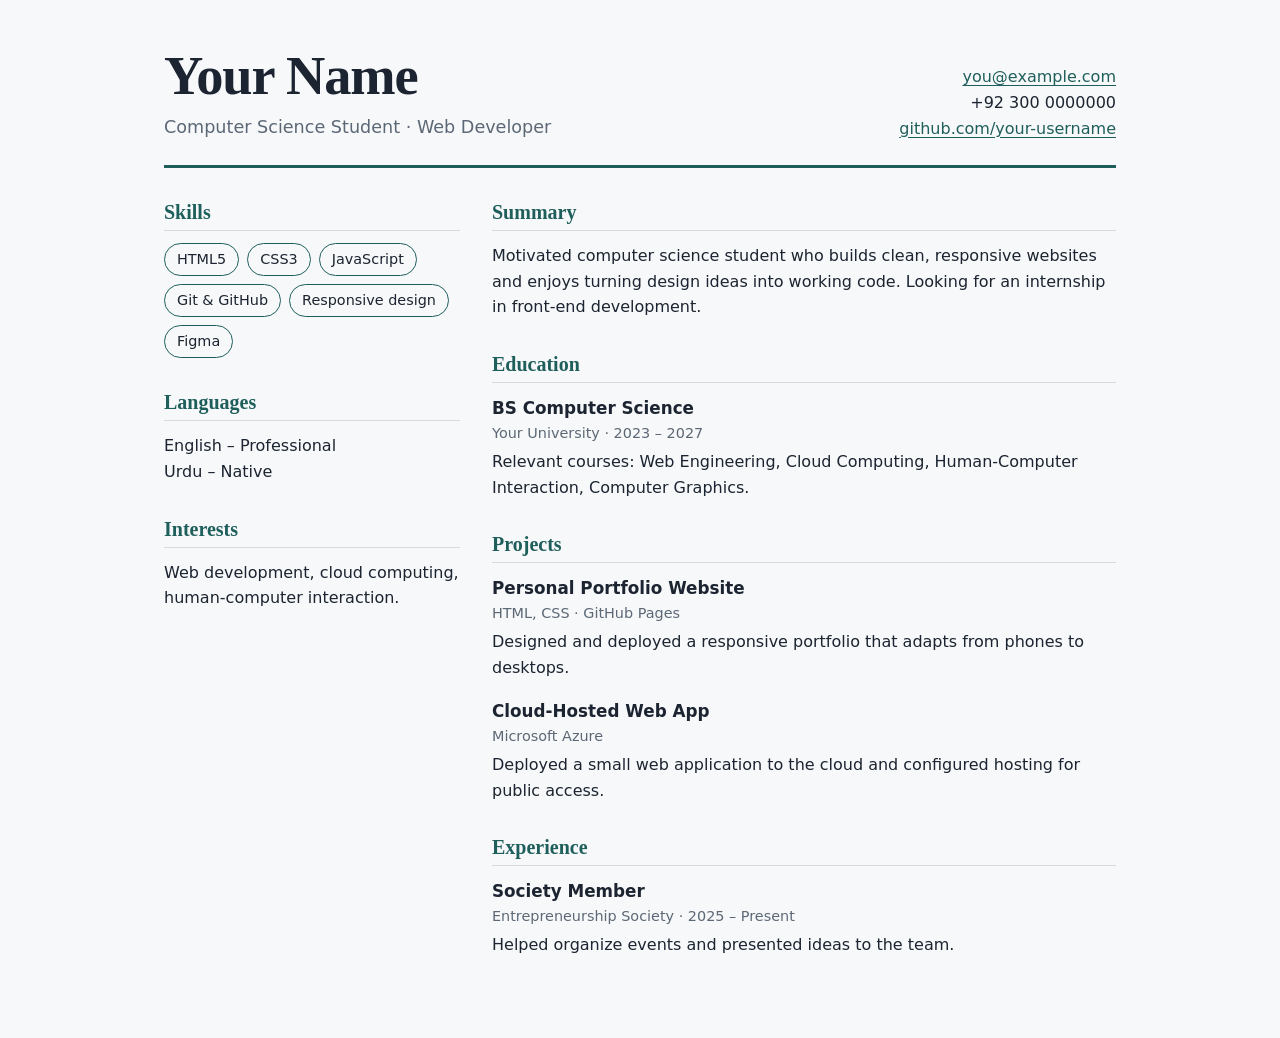
<file: Lab4/index.html>
<!DOCTYPE html>
<html lang="en">
<head>
  <meta charset="UTF-8">
  <meta name="viewport" content="width=device-width, initial-scale=1">
  <title>Your Name – Resume</title>
  <link rel="stylesheet" href="style.css">
</head>
<body>
  <main class="page">

    <header class="row header">
      <div class="col-8 col-m-12">
        <h1>Your Name</h1>
        <p class="role">Computer Science Student · Web Developer</p>
      </div>
      <div class="col-4 col-m-12 contact">
        <p><a href="mailto:you@example.com">you@example.com</a></p>
        <p>+92 300 0000000</p>
        <p><a href="https://github.com/your-username">github.com/your-username</a></p>
      </div>
    </header>

    <div class="row">
      <aside class="col-4 col-m-12">
        <section>
          <h2>Skills</h2>
          <ul class="tags">
            <li>HTML5</li><li>CSS3</li><li>JavaScript</li>
            <li>Git &amp; GitHub</li><li>Responsive design</li><li>Figma</li>
          </ul>
        </section>

        <section>
          <h2>Languages</h2>
          <p>English – Professional<br>Urdu – Native</p>
        </section>

        <section>
          <h2>Interests</h2>
          <p>Web development, cloud computing, human-computer interaction.</p>
        </section>
      </aside>

      <div class="col-8 col-m-12">
        <section>
          <h2>Summary</h2>
          <p>Motivated computer science student who builds clean, responsive websites and enjoys turning design ideas into working code. Looking for an internship in front-end development.</p>
        </section>

        <section>
          <h2>Education</h2>
          <article>
            <h3>BS Computer Science</h3>
            <p class="meta">Your University · 2023 – 2027</p>
            <p>Relevant courses: Web Engineering, Cloud Computing, Human-Computer Interaction, Computer Graphics.</p>
          </article>
        </section>

        <section>
          <h2>Projects</h2>
          <article>
            <h3>Personal Portfolio Website</h3>
            <p class="meta">HTML, CSS · GitHub Pages</p>
            <p>Designed and deployed a responsive portfolio that adapts from phones to desktops.</p>
          </article>
          <article>
            <h3>Cloud-Hosted Web App</h3>
            <p class="meta">Microsoft Azure</p>
            <p>Deployed a small web application to the cloud and configured hosting for public access.</p>
          </article>
        </section>

        <section>
          <h2>Experience</h2>
          <article>
            <h3>Society Member</h3>
            <p class="meta">Entrepreneurship Society · 2025 – Present</p>
            <p>Helped organize events and presented ideas to the team.</p>
          </article>
        </section>
      </div>
    </div>

  </main>
</body>
</html>
</file>
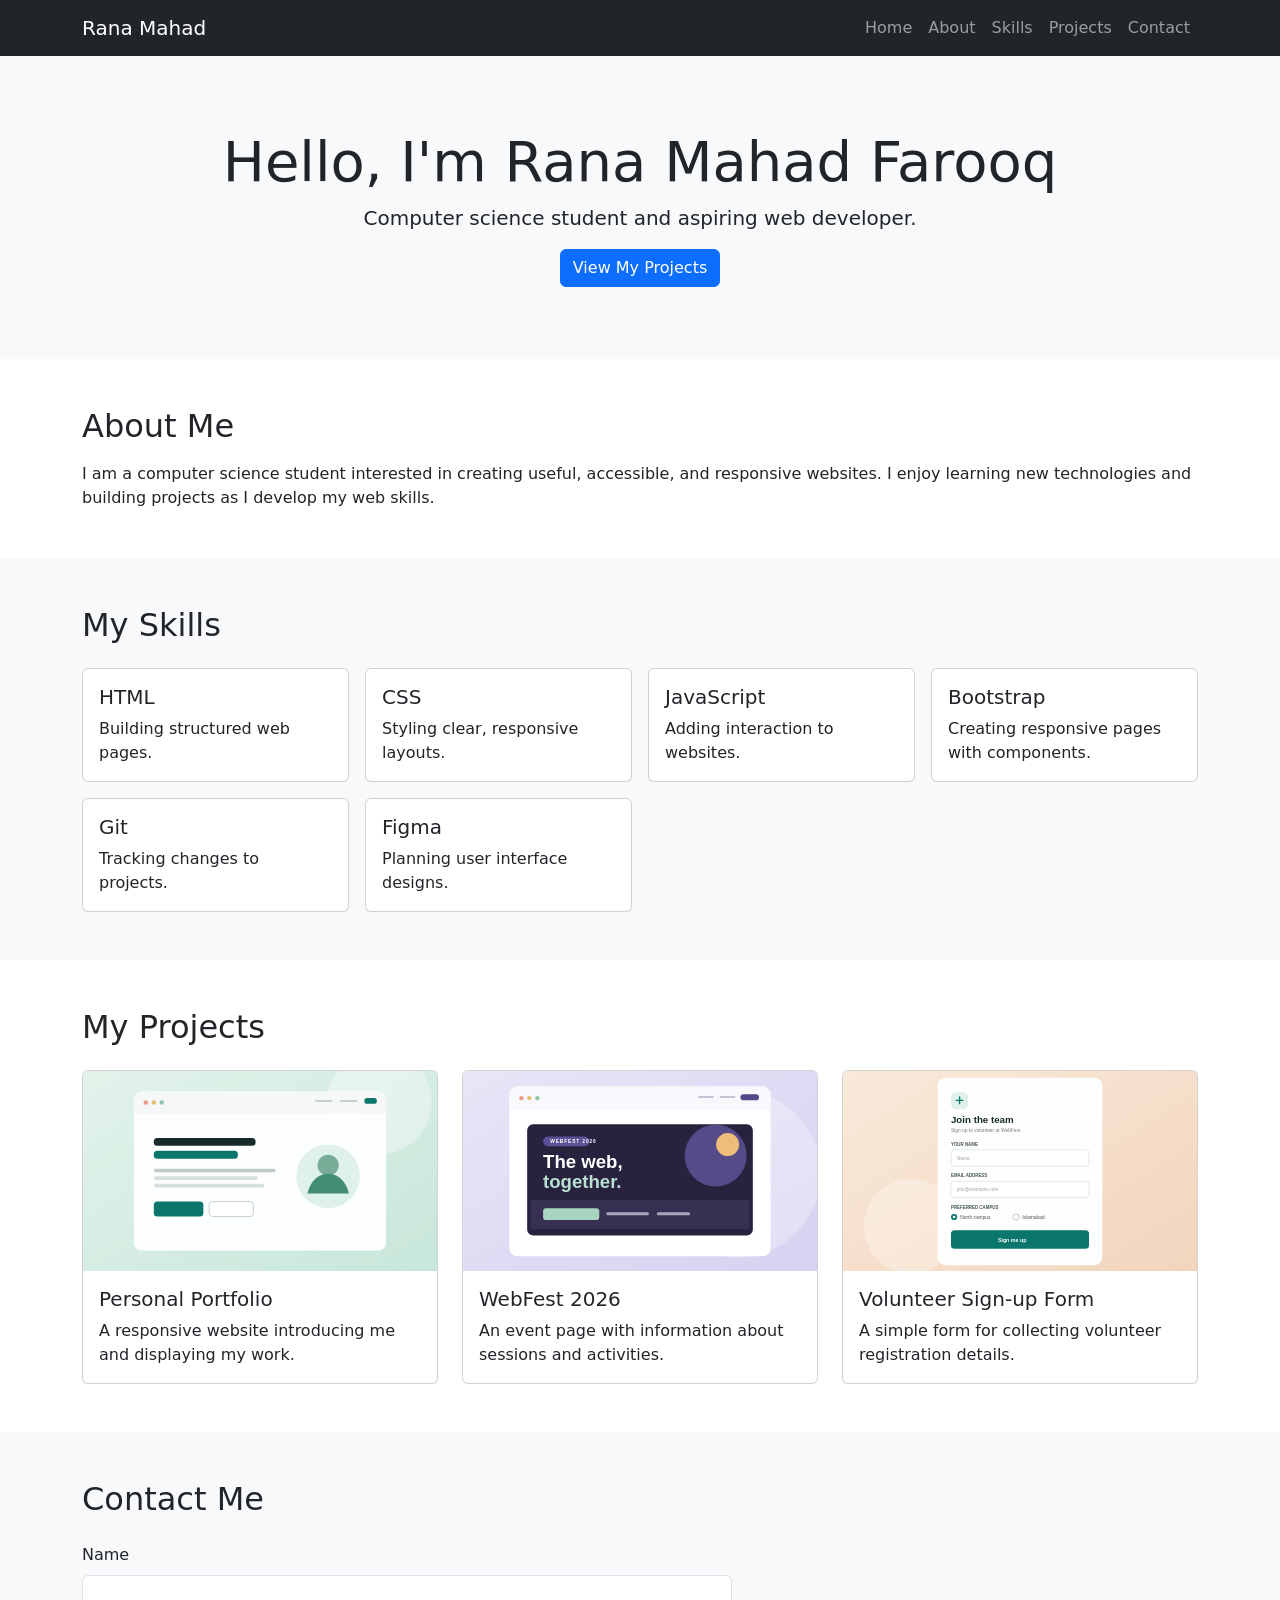
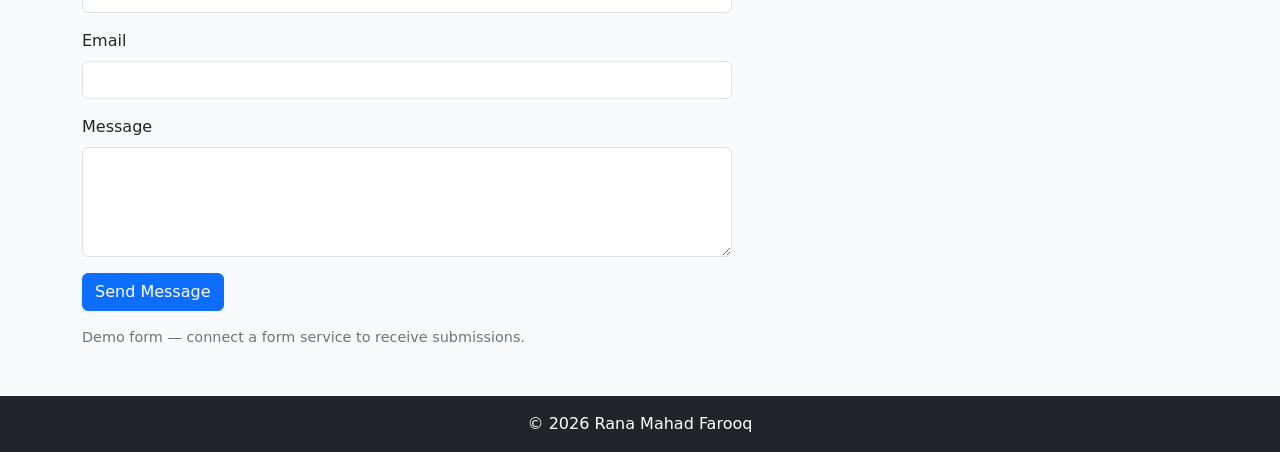
<file: Lab6/index.html>
<!doctype html>
<html lang="en">
<head>
  <meta charset="utf-8">
  <meta name="viewport" content="width=device-width, initial-scale=1">
  <title>Rana Mahad Farooq | Portfolio</title>
  <link href="https://cdn.jsdelivr.net/npm/bootstrap@5.3.3/dist/css/bootstrap.min.css" rel="stylesheet">
  <link rel="stylesheet" href="style.css">
</head>
<body>
  <nav class="navbar navbar-expand-lg navbar-dark bg-dark">
    <div class="container">
      <a class="navbar-brand" href="#home">Rana Mahad</a>
      <button class="navbar-toggler" type="button" data-bs-toggle="collapse" data-bs-target="#mainNav"
        aria-controls="mainNav" aria-expanded="false" aria-label="Toggle navigation">
        <span class="navbar-toggler-icon"></span>
      </button>
      <div class="collapse navbar-collapse" id="mainNav">
        <ul class="navbar-nav ms-auto">
          <li class="nav-item"><a class="nav-link" href="#home">Home</a></li>
          <li class="nav-item"><a class="nav-link" href="#about">About</a></li>
          <li class="nav-item"><a class="nav-link" href="#skills">Skills</a></li>
          <li class="nav-item"><a class="nav-link" href="#projects">Projects</a></li>
          <li class="nav-item"><a class="nav-link" href="#contact">Contact</a></li>
        </ul>
      </div>
    </div>
  </nav>

  <header class="py-5 bg-light text-center" id="home">
    <div class="container py-4">
      <h1 class="display-4">Hello, I'm Rana Mahad Farooq</h1>
      <p class="lead">Computer science student and aspiring web developer.</p>
      <a class="btn btn-primary" href="#projects">View My Projects</a>
    </div>
  </header>

  <main>
    <section class="py-5" id="about">
      <div class="container">
        <h2 class="mb-3">About Me</h2>
        <p class="mb-0">I am a computer science student interested in creating useful, accessible, and responsive websites. I enjoy learning new technologies and building projects as I develop my web skills.</p>
      </div>
    </section>

    <section class="py-5 bg-light" id="skills">
      <div class="container">
        <h2 class="mb-4">My Skills</h2>
        <div class="row g-3">
          <div class="col-6 col-md-4 col-lg-3"><div class="card h-100"><div class="card-body"><h3 class="h5 card-title">HTML</h3><p class="card-text">Building structured web pages.</p></div></div></div>
          <div class="col-6 col-md-4 col-lg-3"><div class="card h-100"><div class="card-body"><h3 class="h5 card-title">CSS</h3><p class="card-text">Styling clear, responsive layouts.</p></div></div></div>
          <div class="col-6 col-md-4 col-lg-3"><div class="card h-100"><div class="card-body"><h3 class="h5 card-title">JavaScript</h3><p class="card-text">Adding interaction to websites.</p></div></div></div>
          <div class="col-6 col-md-4 col-lg-3"><div class="card h-100"><div class="card-body"><h3 class="h5 card-title">Bootstrap</h3><p class="card-text">Creating responsive pages with components.</p></div></div></div>
          <div class="col-6 col-md-4 col-lg-3"><div class="card h-100"><div class="card-body"><h3 class="h5 card-title">Git</h3><p class="card-text">Tracking changes to projects.</p></div></div></div>
          <div class="col-6 col-md-4 col-lg-3"><div class="card h-100"><div class="card-body"><h3 class="h5 card-title">Figma</h3><p class="card-text">Planning user interface designs.</p></div></div></div>
        </div>
      </div>
    </section>

    <section class="py-5" id="projects">
      <div class="container">
        <h2 class="mb-4">My Projects</h2>
        <div class="row g-4">
          <div class="col-md-6 col-lg-4">
            <article class="card h-100">
              <img src="images/portfolio-preview.svg" class="card-img-top project-image" alt="Preview of a personal portfolio website">
              <div class="card-body">
                <h3 class="h5 card-title">Personal Portfolio</h3>
                <p class="card-text">A responsive website introducing me and displaying my work.</p>
              </div>
            </article>
          </div>
          <div class="col-md-6 col-lg-4">
            <article class="card h-100">
              <img src="images/webfest-preview.svg" class="card-img-top project-image" alt="Preview of a WebFest event page">
              <div class="card-body">
                <h3 class="h5 card-title">WebFest 2026</h3>
                <p class="card-text">An event page with information about sessions and activities.</p>
              </div>
            </article>
          </div>
          <div class="col-md-6 col-lg-4">
            <article class="card h-100">
              <img src="images/form-preview.svg" class="card-img-top project-image" alt="Preview of a volunteer sign-up form">
              <div class="card-body">
                <h3 class="h5 card-title">Volunteer Sign-up Form</h3>
                <p class="card-text">A simple form for collecting volunteer registration details.</p>
              </div>
            </article>
          </div>
        </div>
      </div>
    </section>

    <section class="py-5 bg-light" id="contact">
      <div class="container">
        <h2 class="mb-4">Contact Me</h2>
        <form action="#" method="post" class="contact-form">
          <div class="mb-3">
            <label for="name" class="form-label">Name</label>
            <input type="text" class="form-control" id="name" name="name" required>
          </div>
          <div class="mb-3">
            <label for="email" class="form-label">Email</label>
            <input type="email" class="form-control" id="email" name="email" required>
          </div>
          <div class="mb-3">
            <label for="message" class="form-label">Message</label>
            <textarea class="form-control" id="message" name="message" rows="4" required></textarea>
          </div>
          <button type="submit" class="btn btn-primary">Send Message</button>
        </form>
        <p class="form-note mt-3 mb-0">Demo form — connect a form service to receive submissions.</p>
      </div>
    </section>
  </main>

  <footer class="bg-dark text-white text-center py-3">
    <p class="mb-0">&copy; 2026 Rana Mahad Farooq</p>
  </footer>

  <script src="https://cdn.jsdelivr.net/npm/bootstrap@5.3.3/dist/js/bootstrap.bundle.min.js"></script>
</body>
</html>
</file>
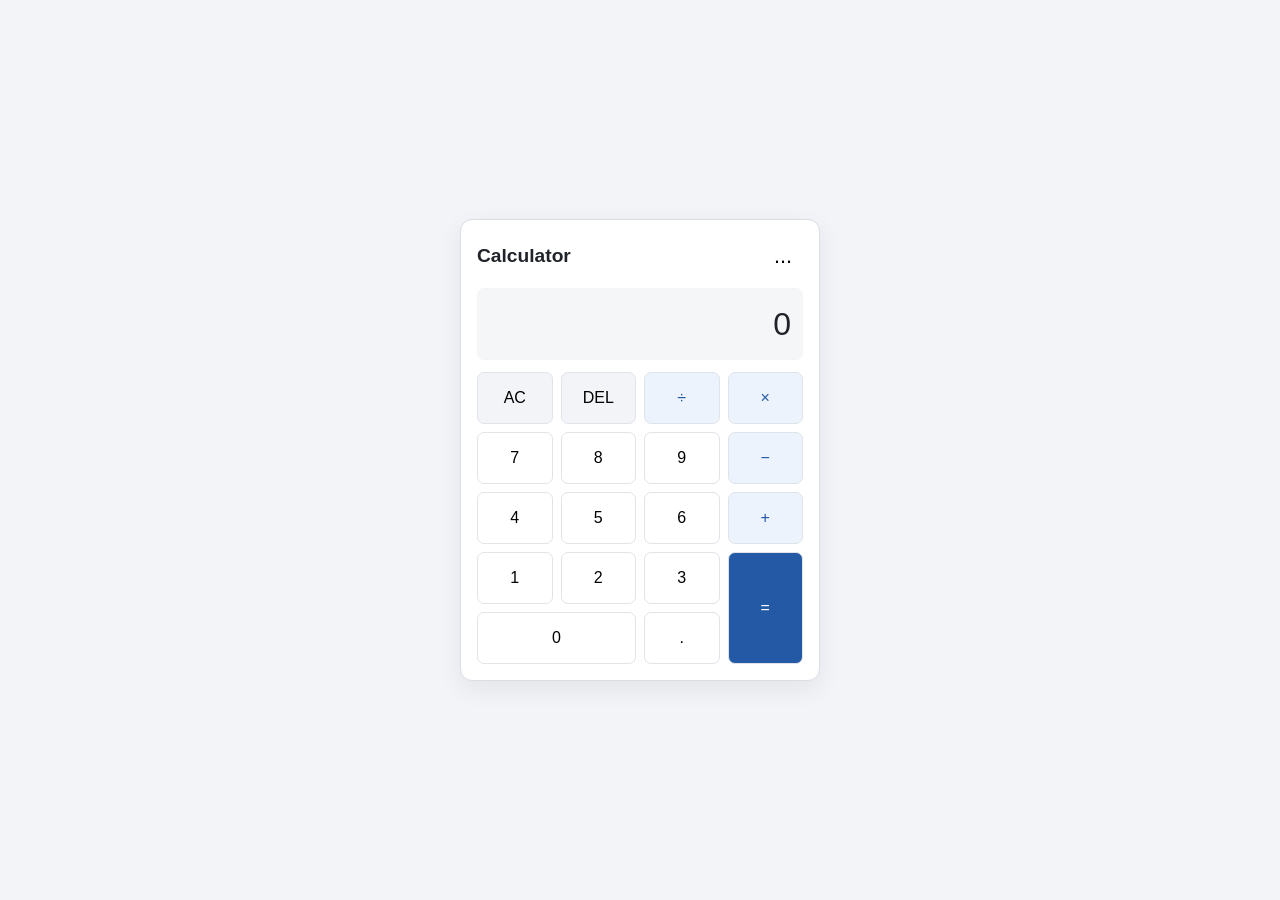
<file: MahadLab7/index.html>
<!doctype html>
<html lang="en">
<head>
  <meta charset="utf-8">
  <meta name="viewport" content="width=device-width, initial-scale=1">
  <title>Web Calculator</title>
  <link rel="stylesheet" href="style.css">
</head>
<body>
  <main class="calculator">
    <header class="calculator-header">
      <h1 id="page-title">Calculator</h1>
      <div class="menu">
        <button class="menu-toggle" id="menu-toggle" type="button" aria-label="Open calculator options" aria-expanded="false" aria-haspopup="true">...</button>
        <nav class="menu-options" id="menu-options" aria-label="Calculator options" hidden>
          <button type="button" data-view="calculator">Calculator</button>
          <button type="button" data-view="unit">Unit Conversion</button>
          <button type="button" data-view="currency">Currency Conversion</button>
        </nav>
      </div>
    </header>

    <section class="view" id="calculator-view" aria-labelledby="page-title">
      <div class="display" id="display" aria-live="polite" aria-label="Calculator display">0</div>
      <div class="keypad" aria-label="Calculator keys">
        <button class="utility" type="button" data-action="clear">AC</button>
        <button class="utility" type="button" data-action="delete" aria-label="Delete last digit">DEL</button>
        <button class="operator" type="button" data-operator="÷" aria-label="Divide">÷</button>
        <button class="operator" type="button" data-operator="×" aria-label="Multiply">×</button>
        <button type="button" data-digit="7">7</button>
        <button type="button" data-digit="8">8</button>
        <button type="button" data-digit="9">9</button>
        <button class="operator" type="button" data-operator="−" aria-label="Subtract">−</button>
        <button type="button" data-digit="4">4</button>
        <button type="button" data-digit="5">5</button>
        <button type="button" data-digit="6">6</button>
        <button class="operator" type="button" data-operator="+" aria-label="Add">+</button>
        <button type="button" data-digit="1">1</button>
        <button type="button" data-digit="2">2</button>
        <button type="button" data-digit="3">3</button>
        <button class="equals" type="button" data-action="equals" aria-label="Calculate">=</button>
        <button class="zero" type="button" data-digit="0">0</button>
        <button type="button" data-action="decimal">.</button>
      </div>
    </section>

    <section class="view converter" id="unit-view" aria-labelledby="page-title" hidden>
      <label for="unit-category">Measurement</label>
      <select id="unit-category">
        <option value="length">Length</option>
        <option value="weight">Weight</option>
        <option value="temperature">Temperature</option>
      </select>
      <div class="conversion-fields">
        <label>From
          <input id="unit-value" type="number" step="any" value="1">
          <select id="unit-from" aria-label="Convert from unit"></select>
        </label>
        <span class="conversion-arrow" aria-hidden="true">→</span>
        <label>To
          <input id="unit-result" type="text" readonly aria-label="Converted value">
          <select id="unit-to" aria-label="Convert to unit"></select>
        </label>
      </div>
      <p class="result-note" id="unit-note" aria-live="polite"></p>
    </section>

    <section class="view converter" id="currency-view" aria-labelledby="page-title" hidden>
      <div class="conversion-fields">
        <label>From
          <input id="currency-value" type="number" step="any" value="1">
          <select id="currency-from" aria-label="Convert from currency"></select>
        </label>
        <span class="conversion-arrow" aria-hidden="true">→</span>
        <label>To
          <input id="currency-result" type="text" readonly aria-label="Converted amount">
          <select id="currency-to" aria-label="Convert to currency"></select>
        </label>
      </div>
      <p class="result-note" aria-live="polite">Uses fixed sample rates for demonstration; not live exchange rates.</p>
    </section>
  </main>
  <script src="index.js"></script>
</body>
</html>
</file>
<file: Lab4/style.css>
:root {
  --paper: #f7f8fa;
  --ink: #1b2430;
  --muted: #5c6875;
  --accent: #1f5f5b;
  --line: #d5dae0;
}

* { box-sizing: border-box; }

body {
  margin: 0;
  background: var(--paper);
  color: var(--ink);
  font: 16px/1.6 system-ui, -apple-system, "Segoe UI", Roboto, sans-serif;
}

.page {
  max-width: 1000px;
  margin: 0 auto;
  padding: 48px 24px;
}

/* ---------- 12-column grid ---------- */
.row {
  display: grid;
  grid-template-columns: repeat(12, 1fr);
  column-gap: 32px;
}
.col-4 { grid-column: span 4; }
.col-8 { grid-column: span 8; }

/* ---------- Header ---------- */
.header {
  align-items: end;
  padding-bottom: 24px;
  margin-bottom: 32px;
  border-bottom: 3px solid var(--accent);
}
h1 {
  margin: 0;
  font: 700 clamp(2.2rem, 6vw, 3.4rem)/1.05 Georgia, "Times New Roman", serif;
  letter-spacing: -0.02em;
}
.role { margin: 8px 0 0; color: var(--muted); font-size: 1.1rem; }
.contact p { margin: 0; }
.contact { text-align: right; }

a { color: var(--accent); text-underline-offset: 3px; }
a:focus-visible { outline: 3px solid var(--accent); outline-offset: 2px; }

/* ---------- Sections ---------- */
section { margin-bottom: 32px; }
h2 {
  margin: 0 0 12px;
  font: 700 1.25rem/1.2 Georgia, serif;
  color: var(--accent);
  padding-bottom: 6px;
  border-bottom: 1px solid var(--line);
}
h3 { margin: 0; font-size: 1.05rem; }
.meta { margin: 0 0 4px; color: var(--muted); font-size: 0.9rem; }
article { margin-bottom: 18px; }
article p:last-child, section > p { margin-top: 4px; margin-bottom: 0; }

.tags { list-style: none; margin: 0; padding: 0; display: flex; flex-wrap: wrap; gap: 8px; }
.tags li {
  padding: 4px 12px;
  border: 1px solid var(--accent);
  border-radius: 999px;
  font-size: 0.9rem;
}

/* ---------- Tablet & mobile: stack columns ---------- */
@media (max-width: 768px) {
  .col-m-12 { grid-column: span 12; }
  .contact { text-align: left; margin-top: 16px; }
  .page { padding: 32px 16px; }
}

/* ---------- Print ---------- */
@media print {
  body { background: #fff; }
  .page { padding: 0; }
}
</file>
<file: Lab6/style.css>
html {
  scroll-behavior: smooth;
}

section {
  scroll-margin-top: 1rem;
}

.project-image {
  height: 200px;
  object-fit: cover;
}

.contact-form {
  max-width: 650px;
}

.form-note {
  color: #6c757d;
  font-size: 0.9rem;
}
</file>
<file: MahadLab7/style.css>
* {
  box-sizing: border-box;
}

body {
  min-height: 100vh;
  margin: 0;
  display: grid;
  place-items: center;
  padding: 1rem;
  background: #f2f4f7;
  color: #20242a;
  font-family: Arial, sans-serif;
}

button,
input,
select {
  font: inherit;
}

.calculator {
  width: min(100%, 360px);
  padding: 1rem;
  border: 1px solid #d9dee5;
  border-radius: 12px;
  background: #fff;
  box-shadow: 0 8px 24px #18202b12;
}

.calculator-header {
  min-height: 2.5rem;
  display: flex;
  align-items: center;
  justify-content: space-between;
  margin-bottom: 0.75rem;
}

h1 {
  margin: 0;
  font-size: 1.2rem;
}

.menu {
  position: relative;
}

.menu-toggle {
  width: 2.5rem;
  height: 2.5rem;
  border: 0;
  border-radius: 6px;
  background: transparent;
  font-size: 1.35rem;
  cursor: pointer;
}

.menu-toggle:hover,
.menu-options button:hover {
  background: #eef1f5;
}

.menu-options {
  position: absolute;
  z-index: 1;
  top: calc(100% + 4px);
  right: 0;
  width: 190px;
  padding: 0.35rem;
  border: 1px solid #d9dee5;
  border-radius: 8px;
  background: #fff;
  box-shadow: 0 6px 16px #18202b20;
}

.menu-options button {
  width: 100%;
  padding: 0.65rem;
  border: 0;
  border-radius: 5px;
  background: transparent;
  text-align: left;
  cursor: pointer;
}

.display {
  min-height: 4.5rem;
  display: flex;
  align-items: center;
  justify-content: flex-end;
  overflow: hidden;
  margin-bottom: 0.75rem;
  padding: 0.75rem;
  border-radius: 7px;
  background: #f4f6f8;
  font-size: 2rem;
  overflow-wrap: anywhere;
}

.keypad {
  display: grid;
  grid-template-columns: repeat(4, 1fr);
  gap: 0.5rem;
}

.keypad button {
  min-height: 3.25rem;
  border: 1px solid #e0e4e9;
  border-radius: 7px;
  background: #fff;
  cursor: pointer;
}

.keypad button:hover {
  background: #f2f4f7;
}

.keypad .utility {
  background: #f2f4f7;
}

.keypad .operator {
  color: #2459a6;
  background: #edf3fc;
}

.keypad .equals {
  grid-row: span 2;
  color: #fff;
  background: #2459a6;
}

.keypad .equals:hover {
  background: #194986;
}

.keypad .zero {
  grid-column: span 2;
}

.converter label {
  display: grid;
  gap: 0.4rem;
  font-size: 0.9rem;
}

.converter > label {
  margin-bottom: 1rem;
}

.conversion-fields {
  display: grid;
  grid-template-columns: 1fr auto 1fr;
  align-items: end;
  gap: 0.6rem;
}

.conversion-fields input,
.conversion-fields select,
.converter > select {
  width: 100%;
  min-width: 0;
  min-height: 2.6rem;
  padding: 0.5rem;
  border: 1px solid #cbd2da;
  border-radius: 6px;
  background: #fff;
}

.conversion-fields input[readonly] {
  background: #f4f6f8;
}

.conversion-arrow {
  padding-bottom: 0.75rem;
  color: #596575;
}

.result-note {
  min-height: 1.2rem;
  margin: 1rem 0 0;
  color: #596575;
  font-size: 0.8rem;
}

[hidden] {
  display: none !important;
}

button:focus-visible,
input:focus-visible,
select:focus-visible {
  outline: 3px solid #82aef0;
  outline-offset: 2px;
}
</file>
